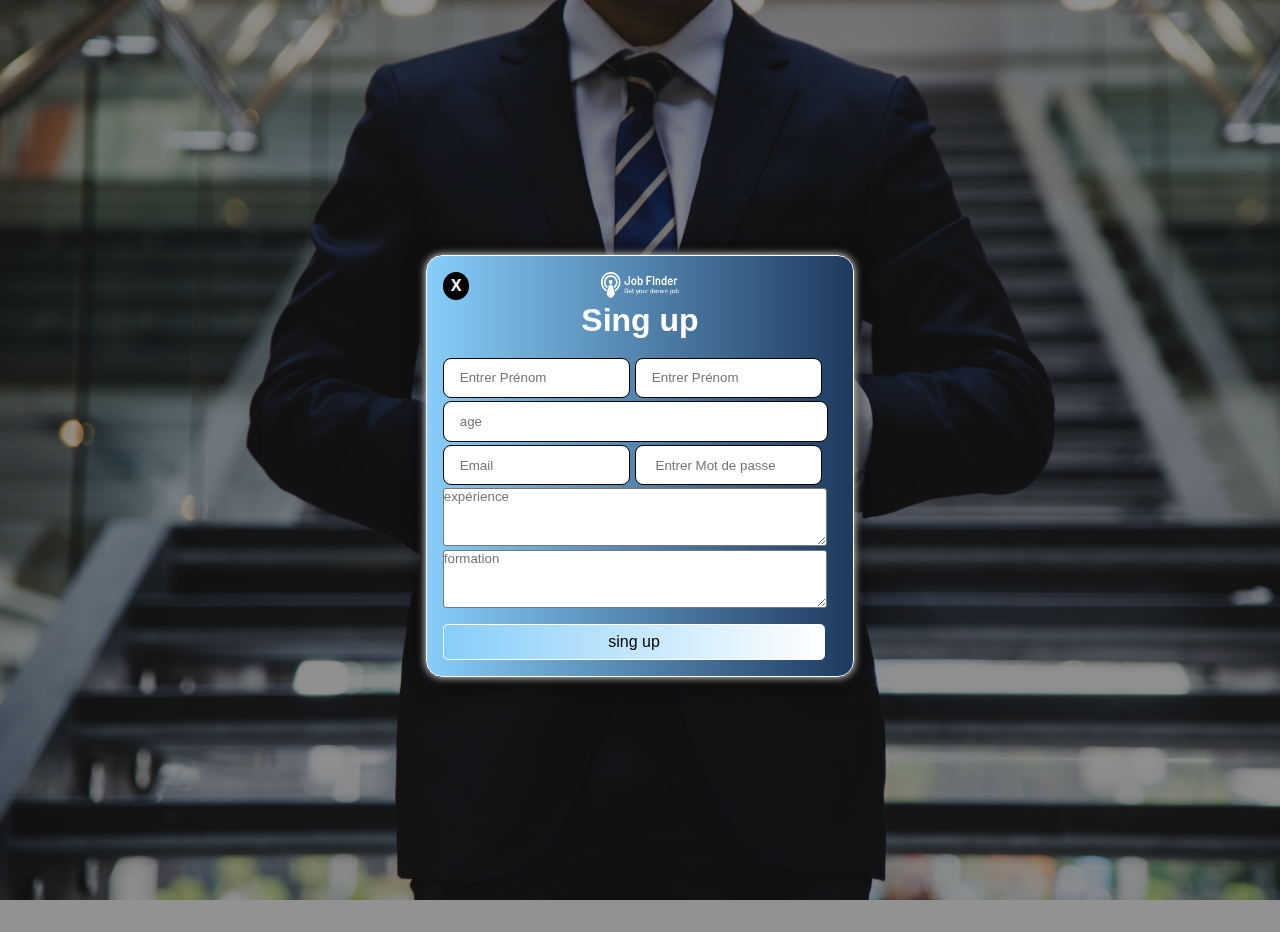
<file: candidat.html>
<!DOCTYPE html>
<html lang="en">
<head>
    <meta charset="UTF-8">
    <meta name="viewport" content="width=device-width, initial-scale=1.0">
    <title>sing-up Find job</title>
    <link rel="stylesheet" href="style/sing-up.css">

</head>
<body>
    <div class="container-sing-up">
        <div class="content-sing-up">
            <div class="center-s">
        <a href="index.html" class="back">X</a>
            <img src="images/logo2_footer.png" alt="logo" class="sing-up-img">
            <h1 class="sing-h1">Sing up </h1>
            </div>
            <div class="form">
                <form action="index.php" method="post">
                 
                    <input type="nom" id="f-1" required maxlength="10" placeholder="Entrer Prénom">
                    <input type="nom"  id="f-2" required maxlength="10" placeholder="Entrer Prénom">
                    <input type="tel"  id="f-3" required placeholder="age"  maxlength="2">
                     <input type="email"  id="f-4" required placeholder="Email">
                     <input type="password"  id="f-5" required placeholder=" Entrer Mot de passe" maxlength="9">
                    <textarea name="expérience" id="expérience" required placeholder="expérience"></textarea>
                    <textarea name="formation" id="formation" required placeholder="formation"></textarea>
                      <input class="btn-sing" type="submit" value="sing up" >
                </form>
            </div>
        </div>
    </div>
</body>
</html>
</file>
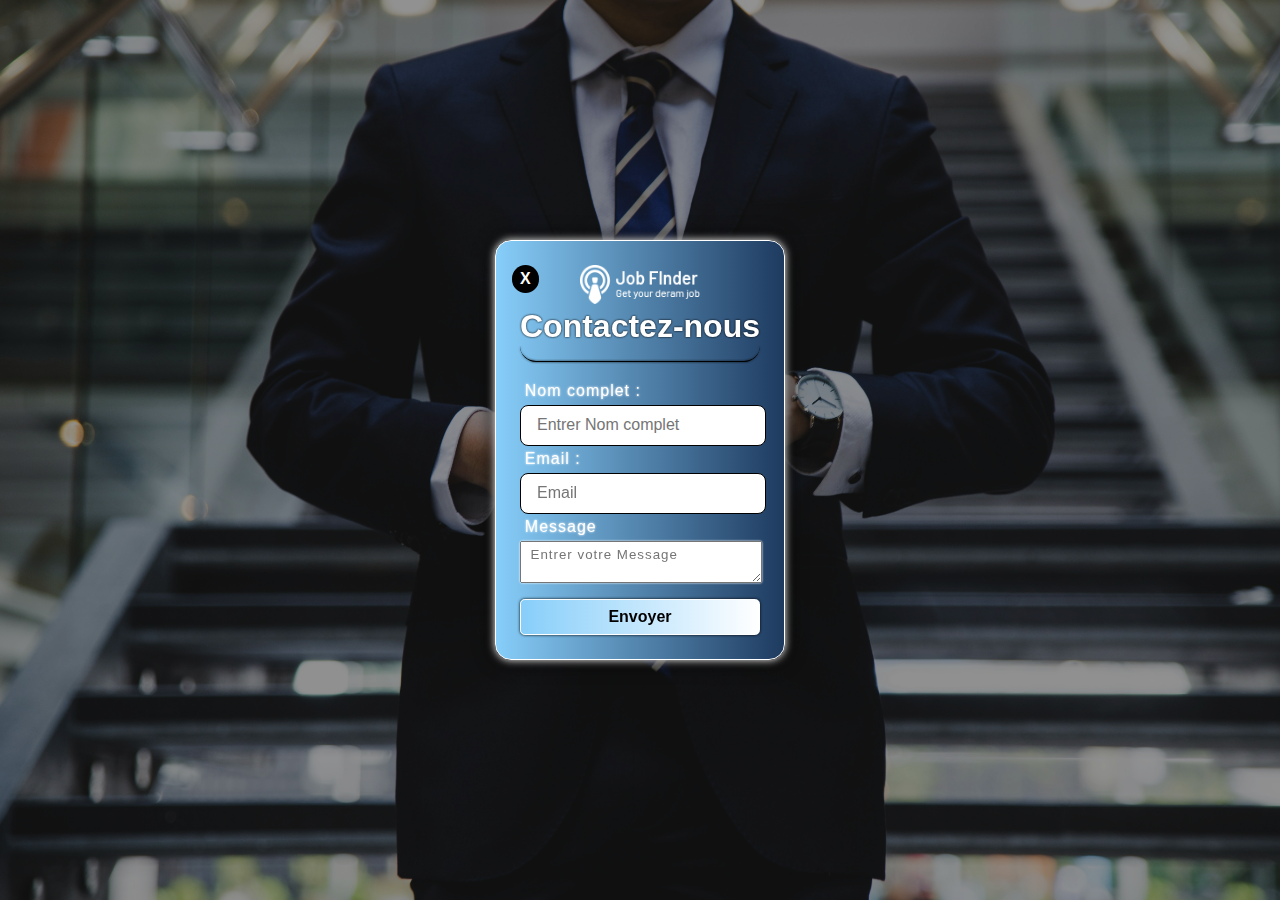
<file: contact.html>
<!DOCTYPE html>
<html lang="en">
<head>
    <meta charset="UTF-8">
    <meta name="viewport" content="width=device-width, initial-scale=1.0">
    <title>Contact Us</title>
    <link rel="stylesheet" href="style/contact.css">
</head>
<body>
    <div class="container-contact-us">
        <div class="content-Us">
            <a href="index.html" class="back">X</a>
            <img src="images/logo2_footer.png" alt="logo" class="sing-up-img">
            <h1 class="sing-h1">Contactez-nous</h1>
            <form action="index.php" method="post" class="form-us">
                <label for="Full name">Nom complet :</label>
                <input type="Full Name" required minlength="12" placeholder="Entrer Nom complet">
                <label for="Email">Email :</label>
                <input type="email" required placeholder="Email">
                <label for="Message">Message</label>
                <textarea name="Message" id="ms" required placeholder=" Entrer votre Message"></textarea>
                <input class="sd-input" type="submit" value="Envoyer">
            </form>
        </div>
    </div>
</body>
</html>
</file>
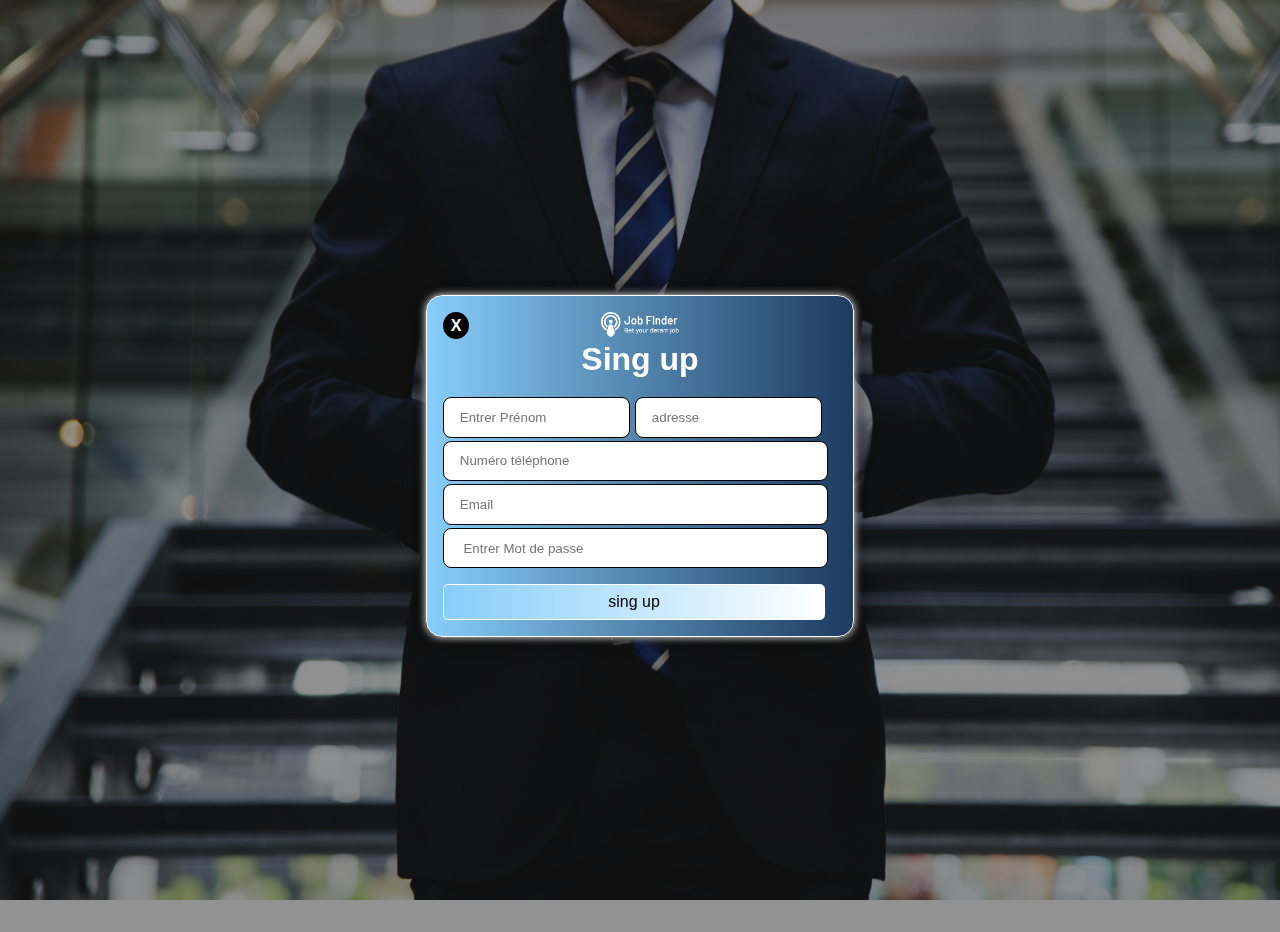
<file: demandeur.html>
<!DOCTYPE html>
<html lang="en">
<head>
    <meta charset="UTF-8">
    <meta name="viewport" content="width=device-width, initial-scale=1.0">
    <title>sing-up Find job</title>
    <link rel="stylesheet" href="style/sing-up.css">

</head>
<body>
    <div class="container-sing-up">
        <div class="content-sing-up">
            <div class="center-s">
        <a href="index.html" class="back">X</a>
            <img src="images/logo2_footer.png" alt="logo" class="sing-up-img">
            <h1 class="sing-h1">Sing up </h1>
            </div>
           <div class="form">
                <form action="index.php" method="post">
                    <input type="nom" required maxlength="20" placeholder="Entrer Prénom">
                    <input type="adresse" required placeholder="adresse">
                    <input type="tel" id="f-3" placeholder="Numéro téléphone" pattern="[0-10]" required maxlength="10">
                     <input type="email"id="f-3" required placeholder="Email">
                     <input type="password" id="f-3" required placeholder=" Entrer Mot de passe" maxlength="9">
                     <input class="btn-sing" type="submit" value="sing up" >
                </form>
            </div>
        </div>
    </div>
</body>
</html>
</file>
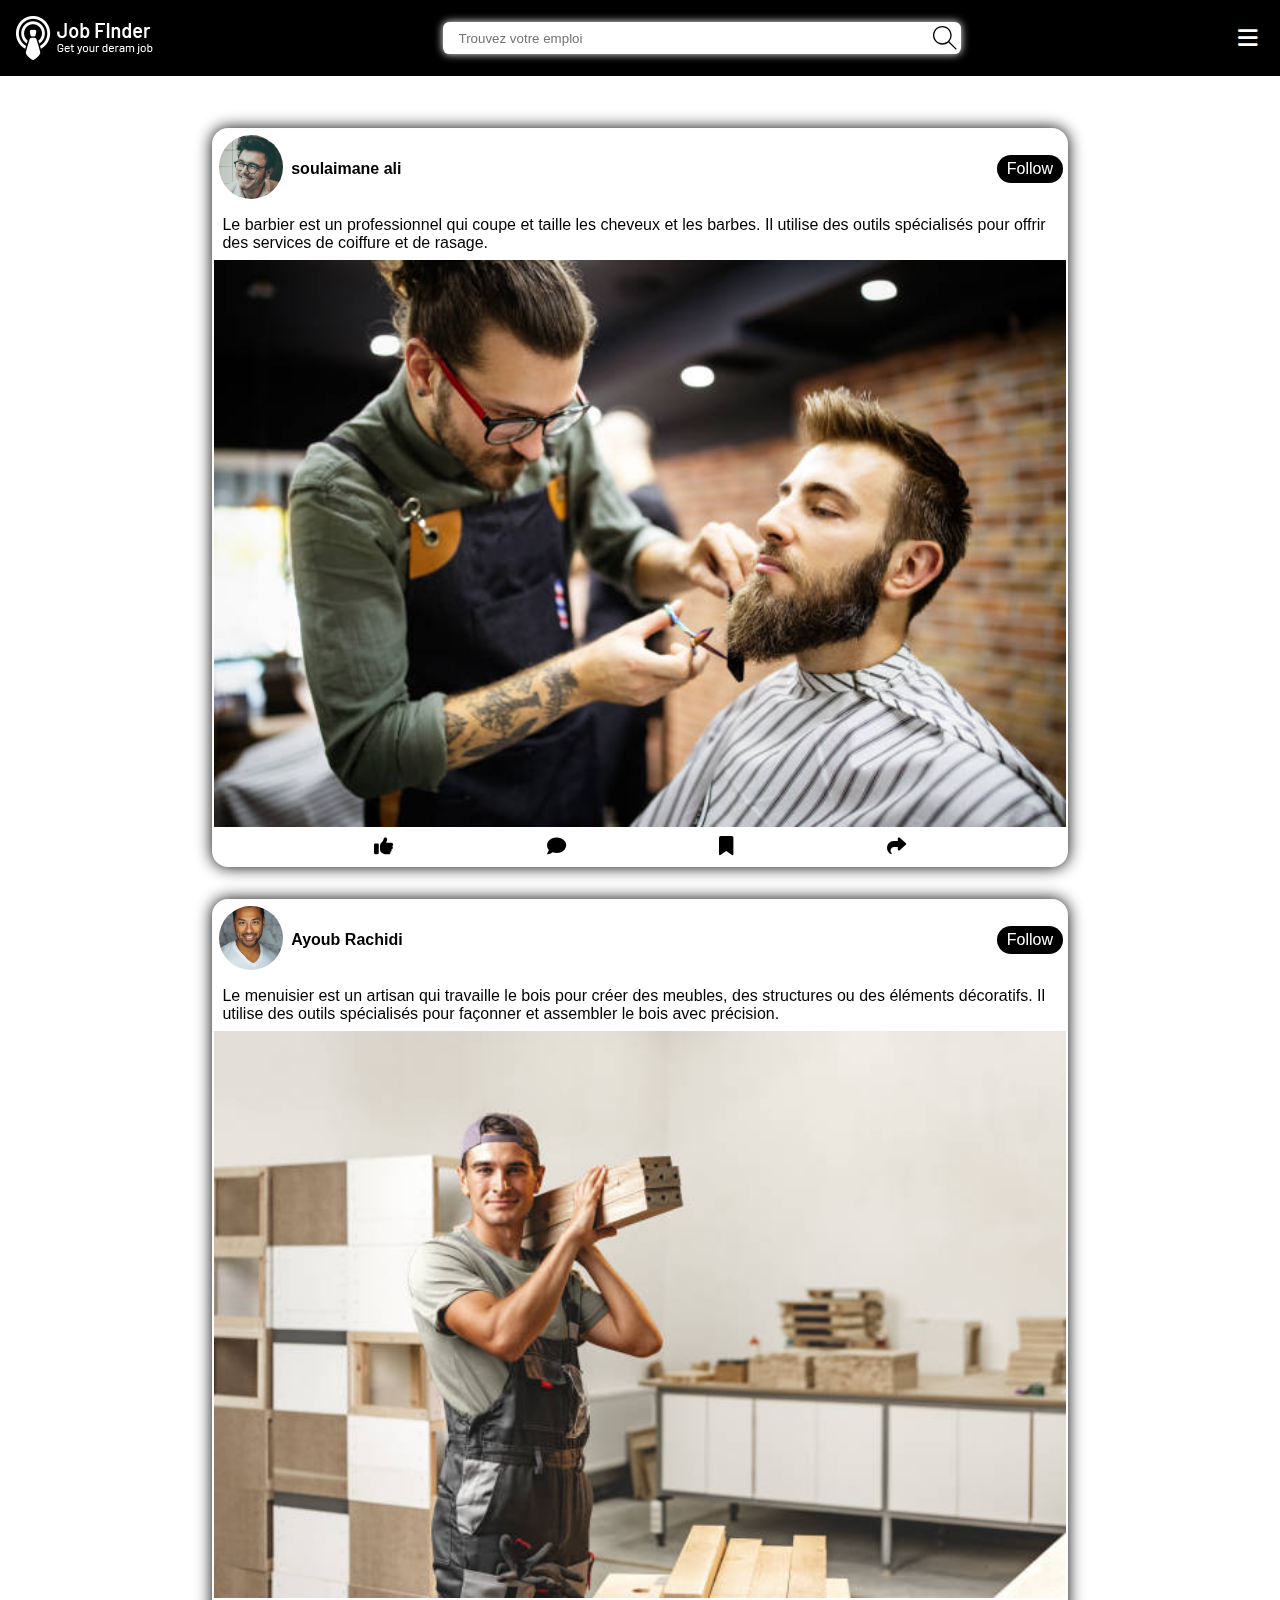
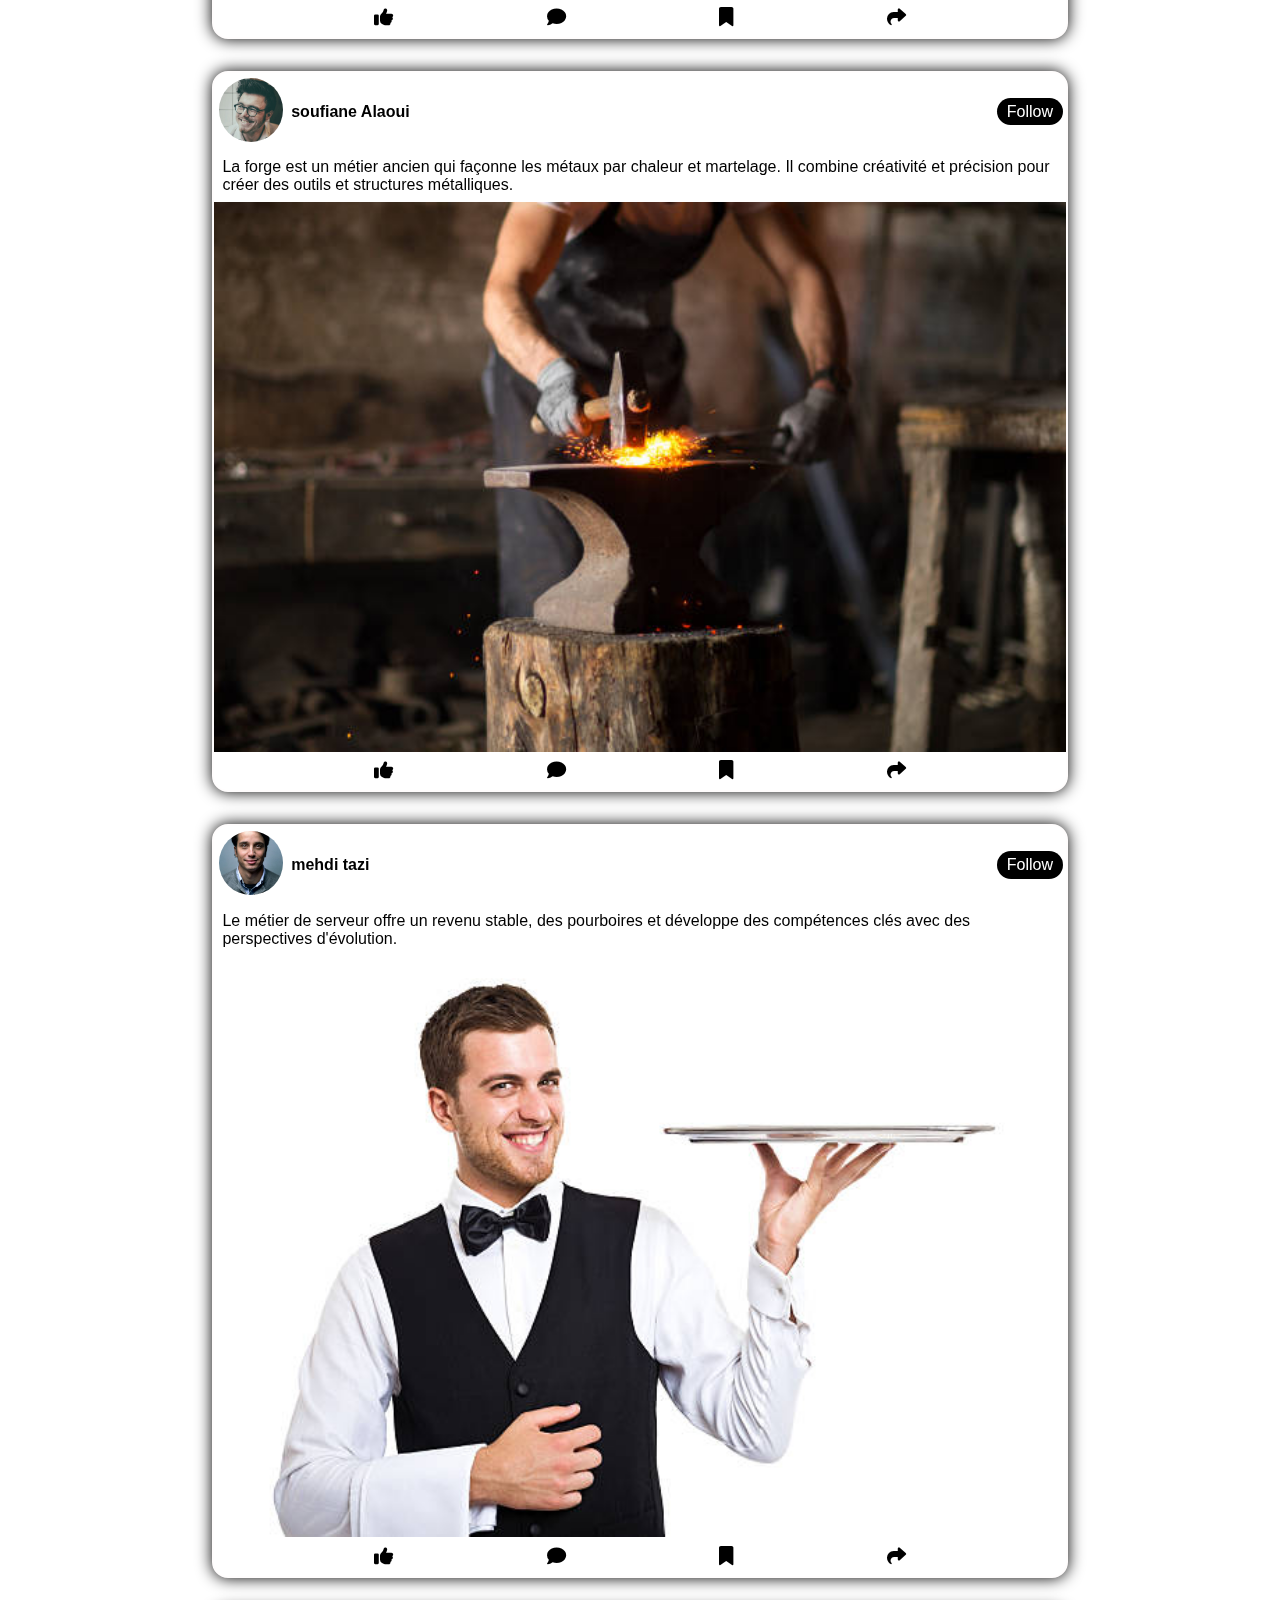
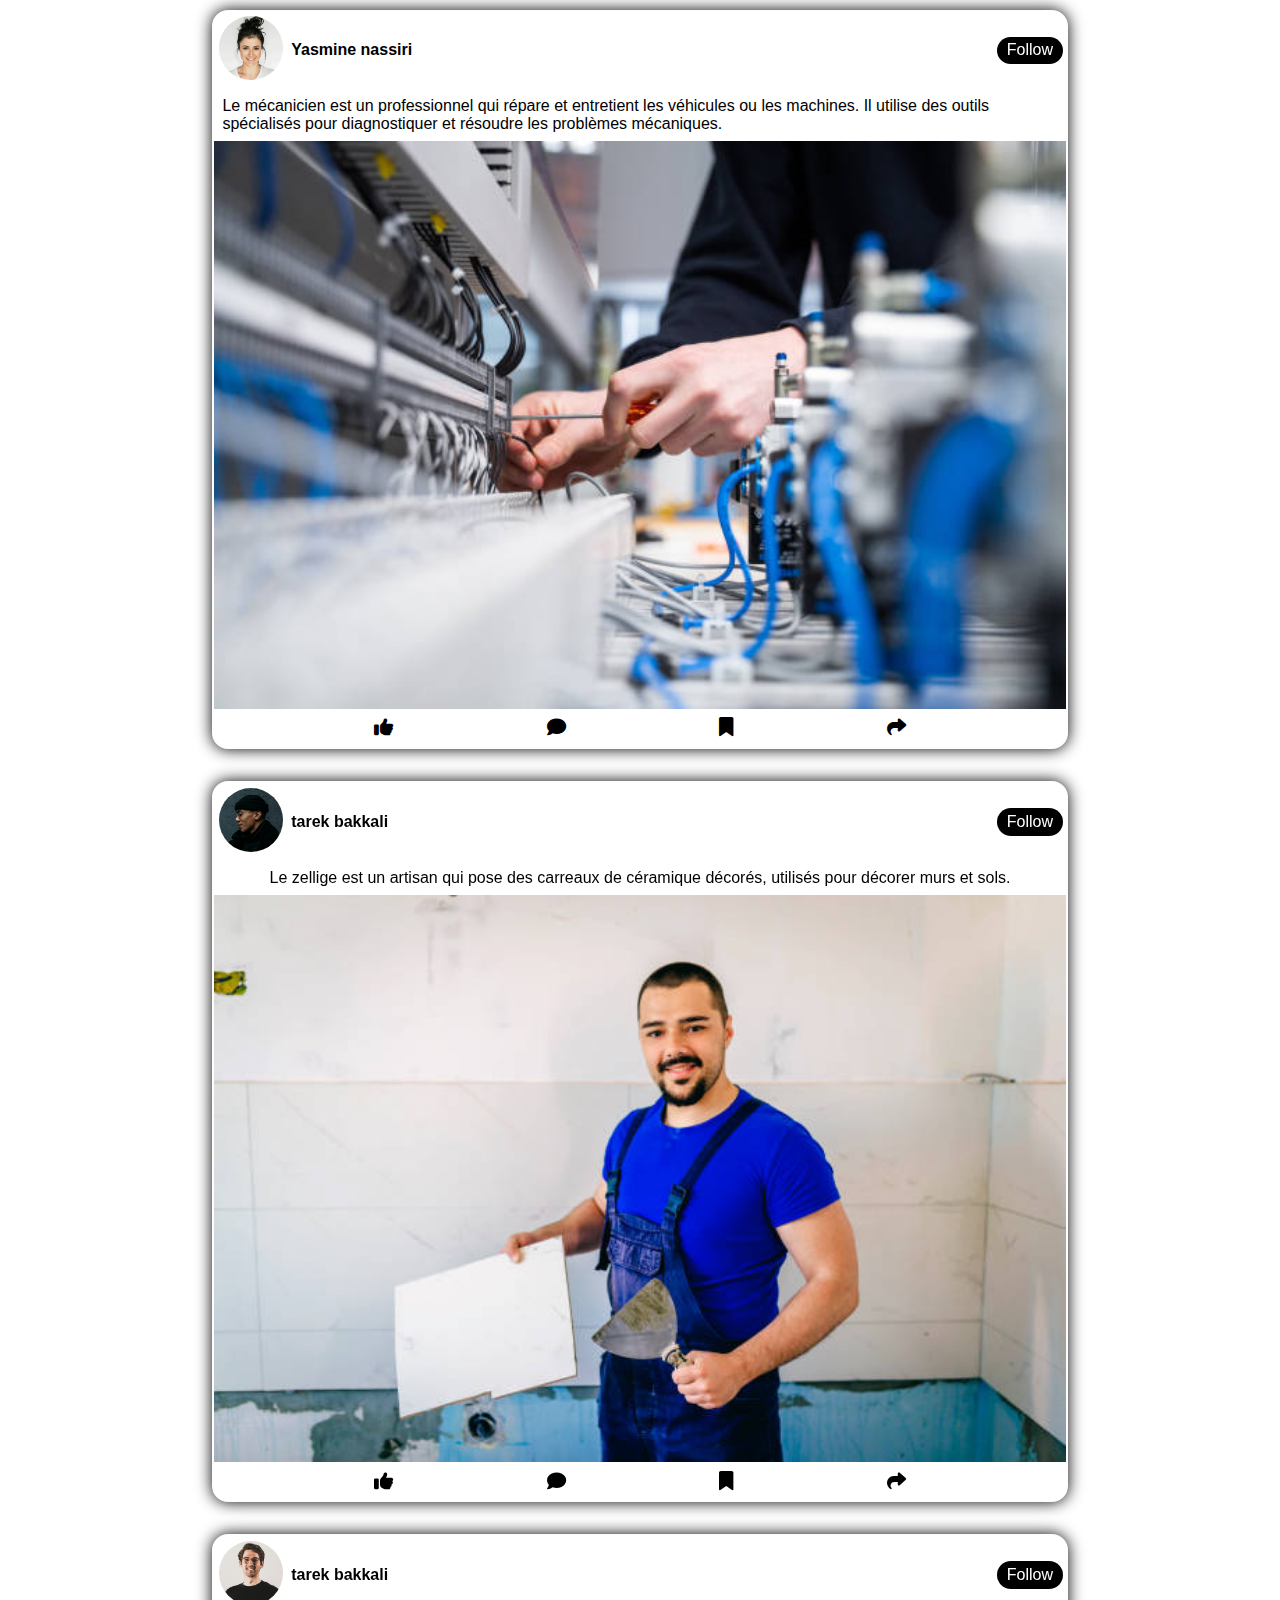
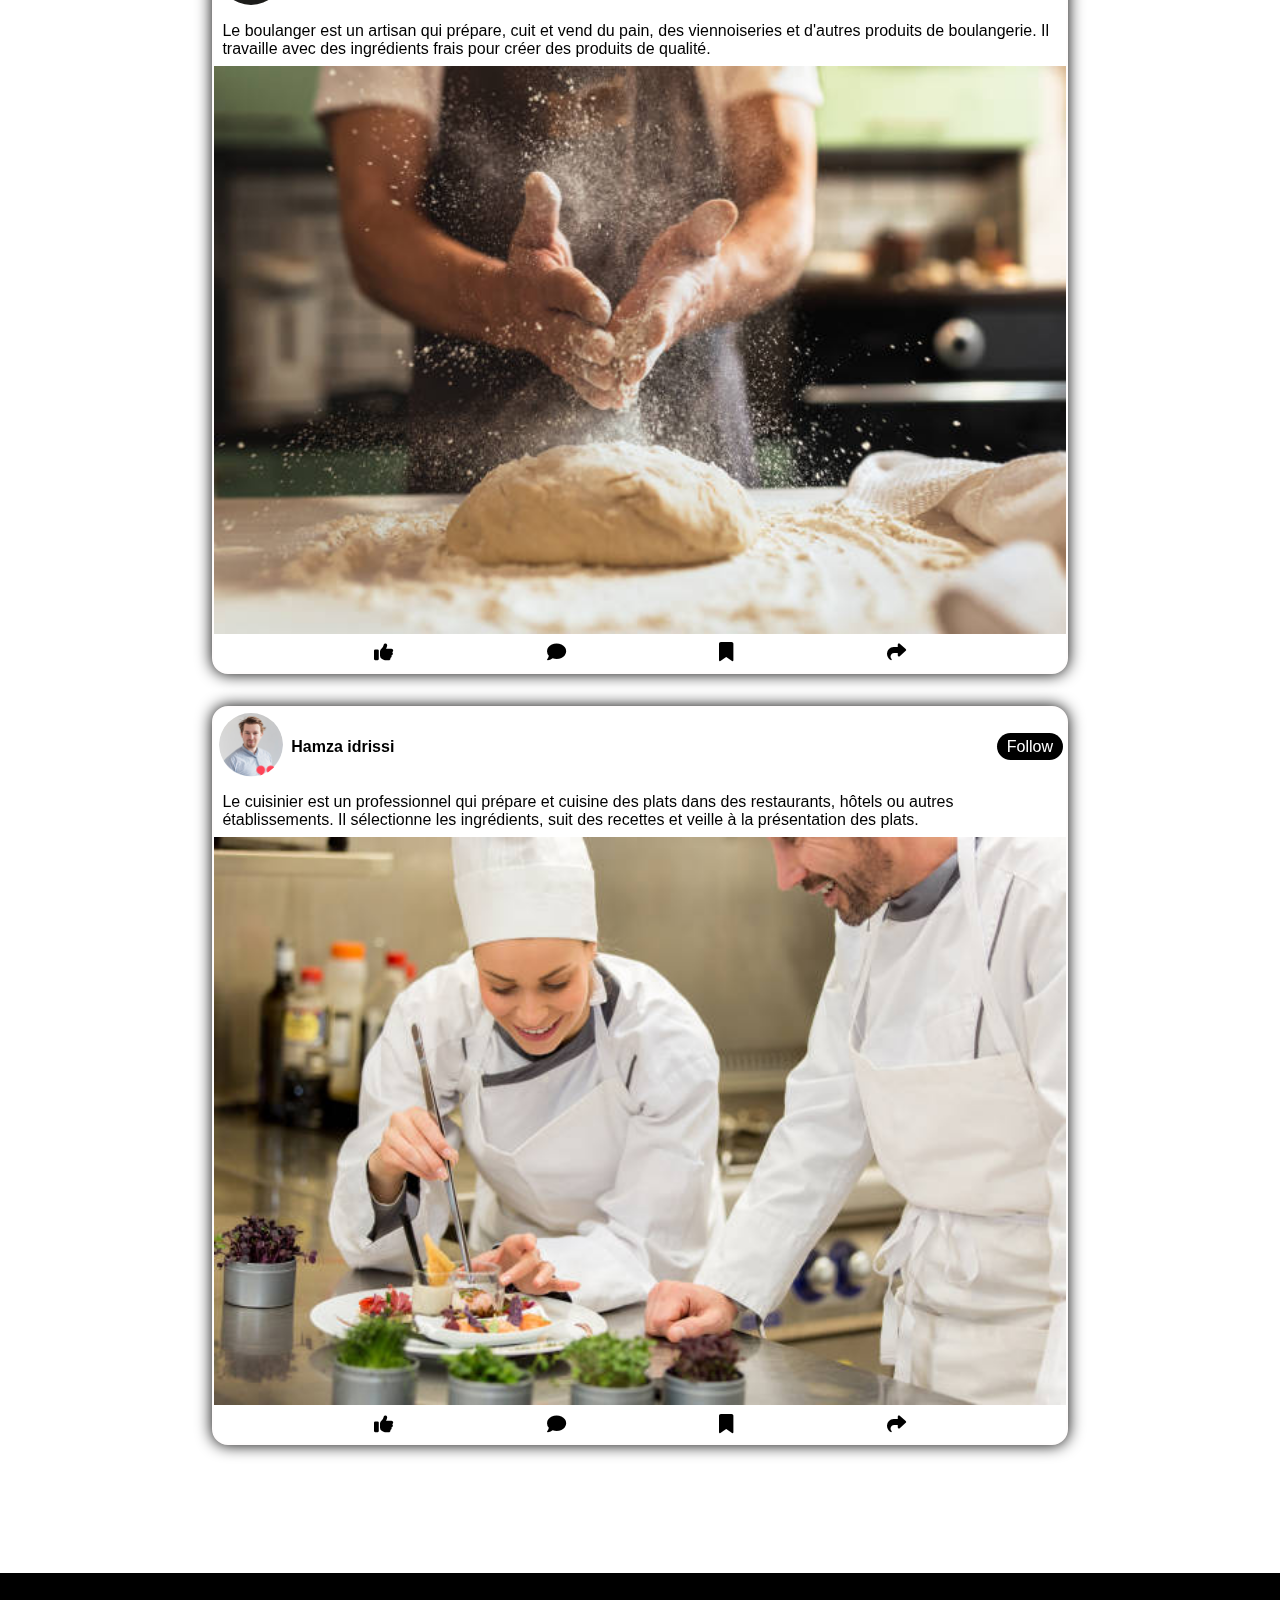
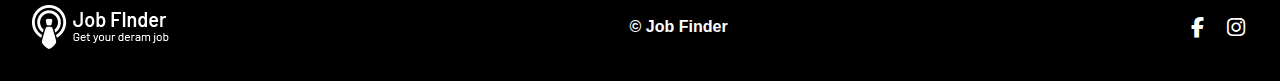
<file: job.html>
<!DOCTYPE html>
<html lang="en">
<head>
    <meta charset="UTF-8">
    <meta name="viewport" content="width=device-width, initial-scale=1.0">
    <title>Document</title>
    <link rel="stylesheet" href="style/footer.css">
    <link rel="stylesheet" href="style/job.css">
     <link rel="stylesheet" href="https://cdnjs.cloudflare.com/ajax/libs/font-awesome/6.7.2/css/all.min.css" integrity="sha512-Evv84Mr4kqVGRNSgIGL/F/aIDqQb7xQ2vcrdIwxfjThSH8CSR7PBEakCr51Ck+w+/U6swU2Im1vVX0SVk9ABhg==" crossorigin="anonymous" referrerpolicy="no-referrer" />
</head>
<body>
<header class="header-job">
     <img src="images/logo2_footer.png" alt="" class=".job-logo">
      <div class="serch-jb">
         <input type="text" placeholder="Trouvez votre emploi" class="search">
         <button class="btn-search"><img src="images/search.svg" alt="" class="search-img"></button>
       </div>
        <nav>
           <div class="menu-jb">
                <ul class="ul-jb"> 
                <li ><a href="index.html" class="a-hd">Accueil</a></li>
                <li ><a href="contact.html" class="a-hd">Contactez-nous</a></li>
                <li ><a href="aboutus.html" class="a-hd">A Propos de nous </a></li>
                 <li ><a href="post.html" class="a-hd">publier un emploi </a></li>
                <li ><a href="job.html" class="a-hd">Touve un emploi</a></li>
                <div class="sing-in">
               <a href="#" class="btn-1">Sing up</a>
                <div class="dem-can">
                   <a href="candidat.html" class="btn-2">candidat</a>
                    <a href="demandeur.html" class="btn-2">demandeur</a>
                </div>
                </div>
                <a href="login.html" class="btn-1">Login</a>
            </ul>
        
          <button class="open-jb"><i class="fa-solid fa-bars"></i></button>
           </div>
                   
        </nav>
         
   </header>
    <section>
       <div class="container-jobs">
     <div class="content-jobs">
      <div class="con-profile">
       <div class="cen-pr">
         <a href="profile.html"><img src="images/5911285037515523840_121.jpg" loading="lazy" alt="" class="img-prof"></a>
        <p class="name-pr">soulaimane ali</p>
        </div>
         <a href="#" class="plus-a">Follow</a>
      </div>
       <div class="con-sec">
        <p class="p-con-sec">Le barbier est un professionnel qui coupe et taille les cheveux et les barbes. Il utilise des outils spécialisés pour offrir des services de coiffure et de rasage.</p>
        <img src="images/istockphoto-1220522856-612x612.jpg" loading="lazy" alt="" class="img-sec-con">
        </div>
         <div class="button-pr">
           <button ><i class="fa-solid fa-thumbs-up"></i></button>
           <button ><i class="fa-solid fa-comment"></i></button>
           <button ><i class="fa-solid fa-bookmark"></i></button>
           <button ><i class="fa-solid fa-share"></i></button>
         </div>
         </div>
         <div class="content-jobs">
      <div class="con-profile">
       <div class="cen-pr">
       <a href="profile"> <img src="images/5911285037515523843_121.jpg"loading="lazy" alt="" class="img-prof"></a>
        <p class="name-pr">Ayoub Rachidi</p>
        </div>
         <a href="#" class="plus-a">Follow</a>
      </div>
       <div class="con-sec">
        <p class="p-con-sec">Le menuisier est un artisan qui travaille le bois pour créer des meubles, des structures ou des éléments décoratifs. Il utilise des outils spécialisés pour façonner et assembler le bois avec précision.</p>
        <img src="images/istockphoto-1636009574-612x612.jpg"loading="lazy" alt="" class="img-sec-con">
        </div>
         <div class="button-pr">
           <button ><i class="fa-solid fa-thumbs-up"></i></button>
           <button ><i class="fa-solid fa-comment"></i></button>
           <button ><i class="fa-solid fa-bookmark"></i></button>
           <button ><i class="fa-solid fa-share"></i></button>
         </div>
         </div>
         <div class="content-jobs">
      <div class="con-profile">
       <div class="cen-pr">
        <a href="profile"> <img src="images/5911285037515523840_121.jpg" loading="lazy" alt="" class="img-prof"></a>
        <p class="name-pr">soufiane Alaoui</p>
        </div>
         <a href="#" class="plus-a">Follow</a>
      </div>
       <div class="con-sec">
        <p class="p-con-sec">La forge est un métier ancien qui façonne les métaux par chaleur et martelage. Il combine créativité et précision pour créer des outils et structures métalliques.</p>
        <img src="images/istockphoto-1155050768-612x612.jpg" loading="lazy" alt="" class="img-sec-con">
        </div>
         <div class="button-pr">
           <button ><i class="fa-solid fa-thumbs-up"></i></button>
           <button ><i class="fa-solid fa-comment"></i></button>
           <button ><i class="fa-solid fa-bookmark"></i></button>
           <button ><i class="fa-solid fa-share"></i></button>
         </div>
         </div>
           <div class="content-jobs">
      <div class="con-profile">
       <div class="cen-pr">
        <a href="profile"> <img src="images/5911285037515523842_121.jpg" loading="lazy" alt="" class="img-prof"></a>
        <p class="name-pr">mehdi tazi</p>
        </div>
         <a href="#" class="plus-a">Follow</a>
      </div>
       <div class="con-sec">
        <p class="p-con-sec">Le métier de serveur offre un revenu stable, des pourboires et développe des compétences clés avec des perspectives d'évolution.</p>
        <img src="images/istockphoto-453525779-612x612.jpg" loading="lazy" alt="" class="img-sec-con">
        </div>
         <div class="button-pr">
           <button ><i class="fa-solid fa-thumbs-up"></i></button>
           <button ><i class="fa-solid fa-comment"></i></button>
           <button ><i class="fa-solid fa-bookmark"></i></button>
           <button ><i class="fa-solid fa-share"></i></button>
         </div>
         </div>
          <div class="content-jobs">
      <div class="con-profile">
       <div class="cen-pr">
        <a href="profile"> <img src="images/5911285037515523841_121.jpg" loading="lazy" alt="" class="img-prof"></a>
        <p class="name-pr">Yasmine nassiri</p>
        </div>
         <a href="#" class="plus-a">Follow</a>
      </div>
       <div class="con-sec">
        <p class="p-con-sec">Le mécanicien est un professionnel qui répare et entretient les véhicules ou les machines. Il utilise des outils spécialisés pour diagnostiquer et résoudre les problèmes mécaniques.</p>
        <img src="images/istockphoto-2148275696-612x612.jpg" alt="" loading="lazy" class="img-sec-con">
        </div>
         <div class="button-pr">
           <button ><i class="fa-solid fa-thumbs-up"></i></button>
           <button ><i class="fa-solid fa-comment"></i></button>
           <button ><i class="fa-solid fa-bookmark"></i></button>
           <button ><i class="fa-solid fa-share"></i></button>
         </div>
         </div>
           <div class="content-jobs">
      <div class="con-profile">
       <div class="cen-pr">
        <a href="profile"> <img src="images/charlesdeluvio-kVg2DQTAK7c-unsplash.jpg" loading="lazy" alt="" class="img-prof"></a>
        <p class="name-pr">tarek bakkali</p>
        </div>
         <a href="#" class="plus-a">Follow</a>
      </div>
       <div class="con-sec">
        <p class="p-con-sec">Le zellige est un artisan qui pose des carreaux de céramique décorés, utilisés pour décorer murs et sols.</p>
        <img src="images/istockphoto-1318489829-612x612.jpg" loading="lazy" alt="" class="img-sec-con">
        </div>
         <div class="button-pr">
           <button ><i class="fa-solid fa-thumbs-up"></i></button>
           <button ><i class="fa-solid fa-comment"></i></button>
           <button ><i class="fa-solid fa-bookmark"></i></button>
           <button ><i class="fa-solid fa-share"></i></button>
         </div>
         </div>
          <div class="content-jobs">
      <div class="con-profile">
       <div class="cen-pr">
        <a href="profile"> <img src="images/alexander-hipp-iEEBWgY_6lA-unsplash.jpg" loading="lazy" alt="" class="img-prof"></a>
        <p class="name-pr">tarek bakkali</p>
        </div>
         <a href="#" class="plus-a">Follow</a>
      </div>
       <div class="con-sec">
        <p class="p-con-sec">Le boulanger est un artisan qui prépare, cuit et vend du pain, des viennoiseries et d'autres produits de boulangerie. Il travaille avec des ingrédients frais pour créer des produits de qualité.</p>
        <img src="images/istockphoto-1370529871-612x612.jpg" loading="lazy" alt="" class="img-sec-con">
        </div>
         <div class="button-pr">
           <button ><i class="fa-solid fa-thumbs-up"></i></button>
           <button ><i class="fa-solid fa-comment"></i></button>
           <button ><i class="fa-solid fa-bookmark"></i></button>
           <button ><i class="fa-solid fa-share"></i></button>
         </div>
         </div>
          <div class="content-jobs">
      <div class="con-profile">
       <div class="cen-pr">
        <a href="profile"> <img src="images/testimonial-founder.png" loading="lazy" alt="" class="img-prof"></a>
        <p class="name-pr">Hamza idrissi</p>
        </div>
         <a href="#" class="plus-a">Follow</a>
      </div>
       <div class="con-sec">
        <p class="p-con-sec">Le cuisinier est un professionnel qui prépare et cuisine des plats dans des restaurants, hôtels ou autres établissements. Il sélectionne les ingrédients, suit des recettes et veille à la présentation des plats.</p>
        <img src="images/istockphoto-677682900-612x612.jpg" loading="lazy" alt="" class="img-sec-con">
        </div>
         <div class="button-pr">
           <button ><i class="fa-solid fa-thumbs-up"></i></button>
           <button ><i class="fa-solid fa-comment"></i></button>
           <button ><i class="fa-solid fa-bookmark"></i></button>
           <button ><i class="fa-solid fa-share"></i></button>
         </div>
         </div>
    </div>
    </section>
     <footer>
    <div class="container-footer">
    <div class="content-footer">
      <img src="images/logo2_footer.png" loading="lazy" alt="" class="img-footer">
      <p class="p-ft">&copy; Job Finder</p>
          <ul class="icon">
             <li><i class="fa-brands fa-facebook-f"></i></li>
            <li> <i class="fa-brands fa-instagram"></i></li>
            </ul>
    </div>
    </div>
   </footer>
</body>
</html>
</file>
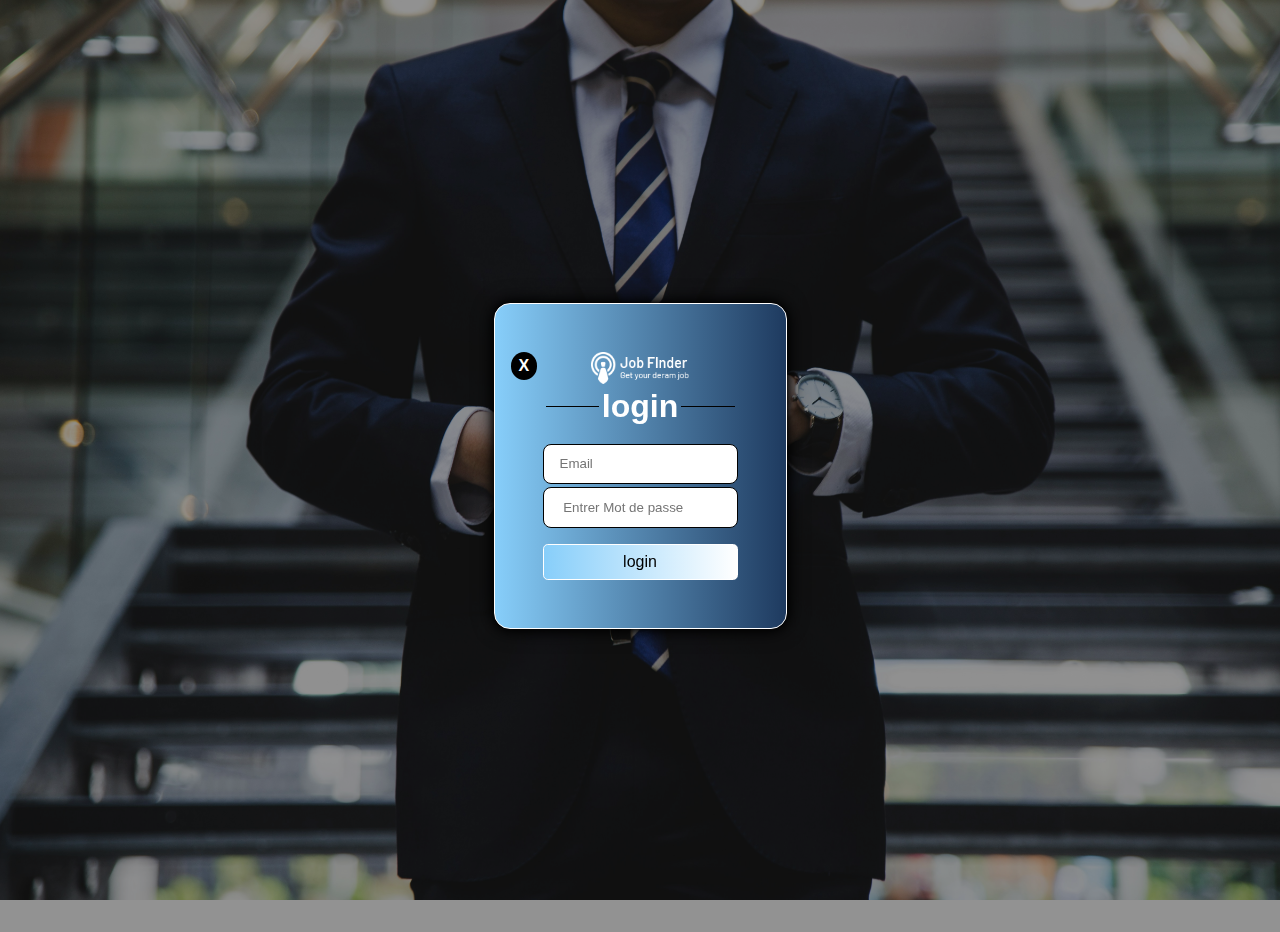
<file: login.html>
<!DOCTYPE html>
<html lang="en">
<head>
    <meta charset="UTF-8">
    <meta name="viewport" content="width=device-width, initial-scale=1.0">
    <title>login Find job</title>
    <link rel="stylesheet" href="style/login.css">

</head>
<body>
    <div class="container-sing-up">
        <div class="content-sing-up">
            <div class="center-s">
        <a href="index.html" class="back">X</a>
            <img src="images/logo2_footer.png" alt="logo" class="sing-up-img">
            <h1 class="sing-h1">login </h1>
            </div>
           <div class="form">
                <form action="index.php" method="post">
                     <input type="email"id="f-3" required placeholder="Email">
                     <input type="password" id="f-3" required placeholder=" Entrer Mot de passe" maxlength="9">
                     <input class="btn-sing" type="submit" value="login" >
                </form>
            </div>
        </div>
    </div>
</body>
</html>
</file>
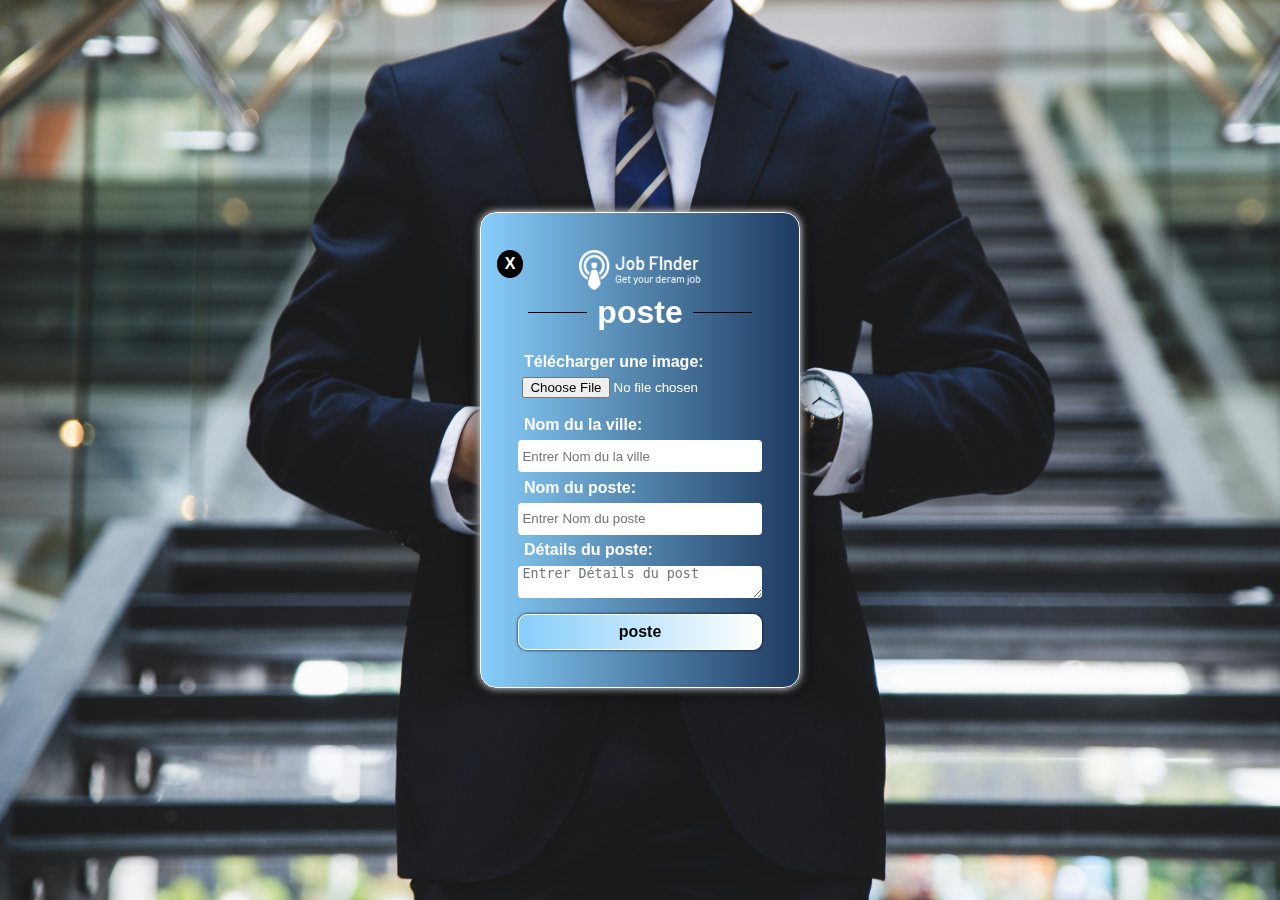
<file: post.html>
<!DOCTYPE html>
<html lang="en">
<head>
    <meta charset="UTF-8">
    <link rel="stylesheet" href="style/post.css">
    <meta name="viewport" content="width=device-width, initial-scale=1.0">
    <title>Post a Job</title>
</head>
<body>
  <div class="container-post">
    <div class="content-post">
        <a href="index.html" >X</a>
            <img src="images/logo2_footer.png" alt="logo">
            <h1>poste</h1>
    <form id="job-form">
        <label>Télécharger une image:</label>
        <input type="file" id="job-image" accept="image/*" required>

        <label>Nom du la ville:</label>
        <input type="text" id="city-name" placeholder="Entrer Nom du la ville"  required>

        <label>Nom du poste:</label>
        <input type="text" id="job-title" placeholder="Entrer Nom du poste" required>

        <label>Détails du poste:</label>
        <textarea  id="job-description" placeholder="Entrer Détails du post" required></textarea>
        <input class="btn-post" type="submit" value="poste">
     
       
    </form>
    </div>
    </div>

</body>
</html>
</file>
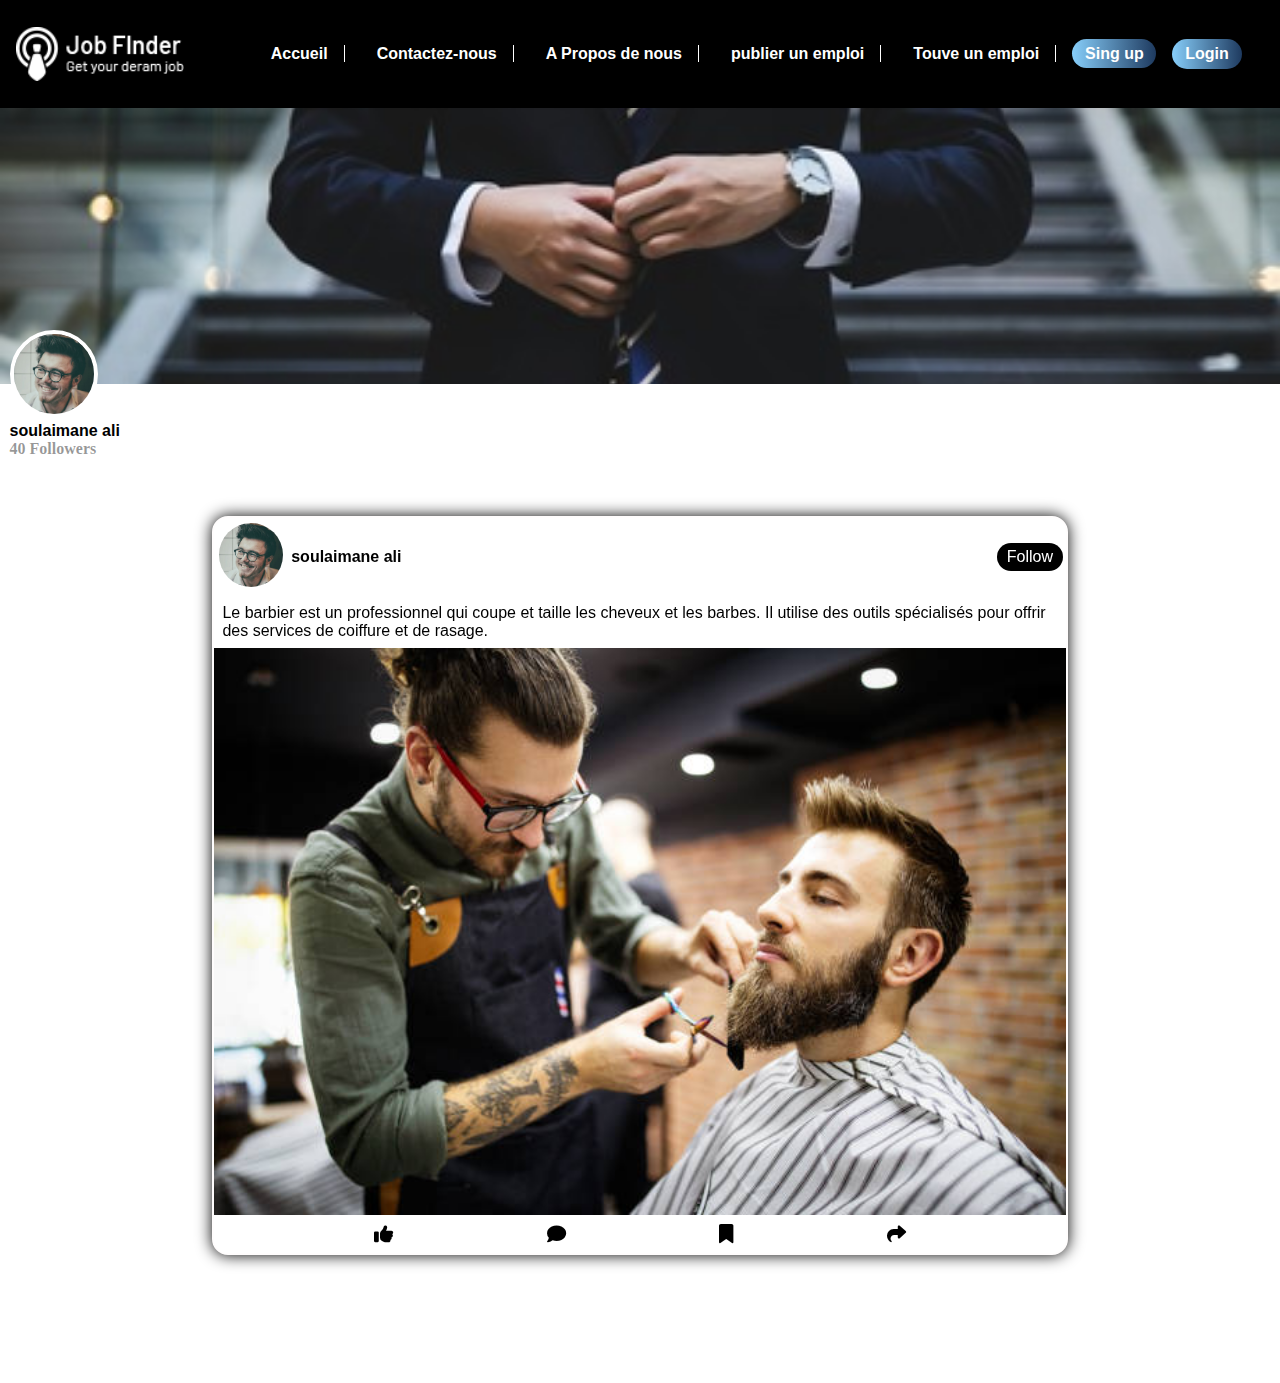
<file: profile.html>
<!DOCTYPE html>
<html lang="en">
<head>
    <meta charset="UTF-8">
    <meta name="viewport" content="width=device-width, initial-scale=1.0">
    <title>Document</title>
    <link rel="stylesheet" href="style/job.css">
    <link rel="stylesheet" href="style/profile.css">
     <link rel="stylesheet" href="https://cdnjs.cloudflare.com/ajax/libs/font-awesome/6.7.2/css/all.min.css" integrity="sha512-Evv84Mr4kqVGRNSgIGL/F/aIDqQb7xQ2vcrdIwxfjThSH8CSR7PBEakCr51Ck+w+/U6swU2Im1vVX0SVk9ABhg==" crossorigin="anonymous" referrerpolicy="no-referrer" />
</head>
<body>
   <header class="hd-con">
     <img src="images/logo2_footer.png" alt="" class="logo">
        <nav>
           <div class="menu">
                <ul class="ul-1"> 
                <li ><a href="index.html" class="a-1">Accueil</a></li>
                <li ><a href="contact.html" class="a-1">Contactez-nous</a></li>
                <li ><a href="aboutus.html" class="a-1">A Propos de nous </a></li>
                 <li ><a href="post.html" class="a-1">publier un emploi </a></li>
                <li ><a href="job.html" class="a-1">Touve un emploi</a></li>
                <div class="sing-in">
                                   <a href="#" class="btn-1">Sing up</a>
                <div class="dem-can">
                   <a href="candidat.html" class="btn-2">candidat</a>
                    <a href="demandeur.html" class="btn-2">demandeur</a>
                </div>
                </div>
                <a href="login.html" class="btn-1">Login</a>
            </ul>
        
          <button class="open"><i class="fa-solid fa-bars"></i></button>
           </div>
                   
        </nav>
         
   </header>
   <section>
    <div class="container-profile">
        <div class="content-pr">
    <div class="images-profile">
        <img src="images/background.jpg" alt="" class="img-p-1">
         <div class="p-profile">
            <img src="images/5911285037515523840_121.jpg" alt="" class="img-profile">
            <p>soulaimane ali</p>
            <p>40 Followers</p>
         </div>
    </div>
    </div>
    </div>

    <div class="container-jobs">
    
         <div class="content-jobs">
      <div class="con-profile">
       <div class="cen-pr">
         <a href="profile.html"><img src="images/5911285037515523840_121.jpg" loading="lazy" alt="" class="img-prof"></a>
        <p class="name-pr">soulaimane ali</p>
        </div>
         <a href="#" class="plus-a">Follow</a>
      </div>
       <div class="con-sec">
        <p class="p-con-sec">Le barbier est un professionnel qui coupe et taille les cheveux et les barbes. Il utilise des outils spécialisés pour offrir des services de coiffure et de rasage.</p>
        <img src="images/istockphoto-1220522856-612x612.jpg" loading="lazy" alt="" class="img-sec-con">
        </div>
         <div class="button-pr">
           <button ><i class="fa-solid fa-thumbs-up"></i></button>
           <button ><i class="fa-solid fa-comment"></i></button>
           <button ><i class="fa-solid fa-bookmark"></i></button>
           <button ><i class="fa-solid fa-share"></i></button>
         </div>
         </div>
         </div>
   </section>
</body>
</html>
</file>
<file: style/sing-up.css>
.sing-up-img{
    width: 50%;

}
*{
    margin: 0;
    padding: 0;
}
body{
  
  background-image: url(../images/hunters-race-MYbhN8KaaEc-unsplash.jpg); 
  background-position: center;
  background-attachment: fixed;
  background-size:cover; 
  background-repeat: no-repeat;
}
.sing-h1{
    display: flex;
   
    align-items: center;
    justify-content: center;
    font-weight: 900;
    color:#ffffff;
    padding-bottom: 1rem;
}
.sing-h1::after,.sing-h1::before{
    content: '';
    height: 1px;
   flex: 1;
   margin: 0 10px;
   
    background-color: black;
}
.content-sing-up{
    box-shadow: 0px 0px 9px white;
    filter: drop-shadow(0px 0px 9px);
    border: 1px solid white;
    border-radius: 1rem;
    font-family: Arial;
   padding: 1rem 1rem;
   display: flex;
   justify-content: center;
   align-items: center;
  
   flex-direction: column;
   position: relative;
   background:linear-gradient(to left,#1E3A5F,#87CEFA);
   
}
.center-s{
    text-align: center;
    align-items: center;
    justify-content: center;

}



.box-f{
  display: flex;
 gap: 0.40rem;
}
.box-1-l{
 color: white;
}
.content-sing-up input:not(.btn-sing,.box-1-i){
   padding-left: 1rem;
    height: 2.4rem;
    margin-top: 0.20rem;
    width: 43%;
    outline: none;
    border: 1px solid rgb(0, 0, 0);
    border-radius: 0.50rem;
}
input,textarea::placeholder{
font-family: Arial;

}

#f-3{
   
display: block;
 width: 93%;
   
}
#expérience,#formation{
    outline: none;
  width: 97%;
     margin-top: 0.20rem;
     height: 3.5rem;
    display: block;
    border-radius: 3px;
}






.container-sing-up{
    display: flex;
    padding: 1rem;
    height: 100vh;
    align-items: center;
    justify-content: center;
    background-color: rgba(4, 4, 4, 0.437);
}
.btn-sing{
    width: 97%;
    margin-top: 1rem;
    color: rgb(0, 0, 0);
     background:linear-gradient(to left,#ffffff,#87CEFA);
    border: 1px solid rgb(255, 255, 255);
    border-radius: 0.30rem;
    font-size: 1rem;
    padding: 0.50rem 1rem;
   
 
   

}
.back{
    transition: all 0.3s linear;
    color: white;
    position: absolute;
    left: 1rem;
    font-weight: bold;
    font-family: Arial;
    font-size: 1rem;
    text-decoration: none;
    padding: 0.30rem 0.50rem;
     border-radius: 50%;
   background-color: black;
}
.back:active{
    transform: rotate(180deg);
}
</file>
<file: style/contact.css>
.sing-up-img{
    width: 50%;

}
*{
    margin: 0;
    padding: 0;
}
body{
  
  background-image: url(../images/hunters-race-MYbhN8KaaEc-unsplash.jpg); 
  background-position: center;
  background-attachment: fixed;
  background-size:cover; 
  background-repeat: no-repeat;
}
.sing-h1{
    border-radius: 1rem;
    padding-bottom: 1rem;
    border-bottom: 1px solid black;
    font-weight: 900;
    color:#ffffff;
    filter: drop-shadow(0px 0px 1px black );
}
.content-Us{
    box-shadow: 0px 0px 9px white;
    filter: drop-shadow(0px 0px 9px);
    display: block;
    border-radius: 1rem;
    font-family: Arial;
    border: 1px solid white;
   padding: clamp(1.3rem, -3rem + 16vw, 1.5rem);
   background:linear-gradient(to left,#1E3A5F,#87CEFA);
    align-items: center;
    text-align: center;
    justify-content: center;
}
.form-us{
    padding-top: 1rem;
}
.content-Us label ,#ms {
    display: block;
    color: white;
    letter-spacing: 1px;
    filter: drop-shadow(0px 0px 1px);
    text-align: start;
    padding: 0.30rem;
}
.content-Us input:not(.sd-input){
    display: block;
    padding-left: 1rem;
    height: 2.4rem;
    font-size: 1rem;
    width: 95%;
    outline: none;
    border: 1px solid black;
    border-radius: 0.50rem;
}

.container-contact-us{
    display: flex;
    height: 100vh;
    align-items: center;
    justify-content: center;
    background-color: rgba(4, 4, 4, 0.437);
}
.sd-input{
margin-top: 1rem;
    font-weight: 600;
    color: rgb(0, 0, 0);
     background:linear-gradient(to left,#ffffff,#87CEFA);
    border: 1px solid rgb(255, 255, 255);
    border-radius: 0.30rem;
    font-size: 1rem;
   width: 100%;
box-shadow: 0px 0px 3px black;
     padding: 0.50rem 1.3rem;
}
.back{
    transition: all 0.3s linear;
    color: white;
    position: absolute;
    left: 1rem;
    font-weight: bold;
    font-family: Arial;
    font-size: 1rem;
    text-decoration: none;
    padding: 0.30rem 0.50rem;
     border-radius: 1rem;
    background-color: black;
}
.back:active{
    transform: rotate(180deg);
}
#ms{
    width: 96%;
    font-family: Arial;
}
</file>
<file: style/footer.css>
.container-footer{
    padding:2rem;
background-color: black;
}
.content-footer{
    display: flex;
    align-items: center;
    flex-wrap: wrap;
    gap: 0.2rem;
    justify-content: space-between;
}

.a-2{
    color: white;
}
.ul-2{
    padding-left: 1rem;
    border-left: 1px solid white;
}
.icon i{
    font-size: 1.3rem;
   border-radius: 50%;
    padding: 0.20rem;
    color: white;
}
.icon{
    display: flex;
    gap: 1rem;
    align-items: center;
}
.p-ft{
    color: white;
    display: flex;
    align-items: center;
    font-family: Arial;
    font-weight: 600;
}
</file>
<file: style/job.css>
*{
    margin: 0;
    padding: 0;
}
.header-job{
    gap: 1rem;
    z-index: 1;
    position: fixed;
    left: 0;
    right: 0;
    display: flex;
    justify-content: space-between;
    align-items: center;
     padding: 1rem;
    background-color: rgb(0, 0, 0);
}
.search-img{
    height: 2rem;
    align-items: center;
    display: flex;
}

.btn-search{
   margin: -19px;
   border: none;
   border-radius: 0.40rem;
   background-color: rgb(255, 255, 255);
}
.serch-jb{
    width: 40%;
      filter: drop-shadow(0px 0px 4px white);
    align-items: center;
    display: flex;
}
.search{
    outline: none;
    flex: 1;
    width: 0;
    height: 2rem;
    border: none;
    border-radius: 0.40rem;
    padding-left: 1rem;
}
.job-logo{
    width: 7rem;
}
.ul-jb{
    color: white;
     display: none;
     transition: animation 1s linear;
     gap: 1rem;
     flex-direction: column;
       right: 0;
       top: 3.2rem;
        padding: 1.5rem;
        border-radius: 1rem;
    position: absolute;
    list-style: none;
    background-color: rgb(0, 0, 0);
}
.a-hd{
     padding:0rem 1rem;
      border-left: 1px solid rgb(255, 255, 255);
    color: rgb(255, 255, 255);
    font-family: Arial;
    border-radius: 1rem;
    text-decoration: none;
}
.a-hd:hover{
    opacity: 0.5;
}

.open-jb{
    padding: 0.40rem;
    display: flex;
    align-items: center;
  border: none;
  color: white;
  background-color: rgb(0, 0, 0);
  font-size: 1.4rem;
transition: transform 0.6s linear; 
}
.open-jb:hover{
      transform: rotate(90deg);
}
.btn-1{
   font-family: Arial;
    font-weight: 600;
    color: white;
    width: max-content;
    transition:all 0.3s linear;
    border-radius: 3rem;
    padding: 0.40rem 0.80rem;
    background:linear-gradient(to left,#1E3A5F,#87CEFA);
    text-decoration: none;
}

.btn-1:hover{
    opacity: 0.5;
}
.sing-in{
  position: relative;
}
.dem-can{
   padding: 1rem 2rem;

   border-radius: 1rem;
   top: 1.5rem;
   left: -2rem;
  position: absolute;
 display: none;
 gap: 0.40rem;
 flex-direction: column;
 transition: opacity 3s linear;
  background-color: #000000;
}
.sing-in:hover .dem-can{
  display: flex;
   animation: tran 0.8s linear;
}
.btn-2{
  padding-left: 1rem;
   border-radius: 1rem;
      border-right: 0;
      border-left: 1px solid rgb(255, 255, 255);
  font-family: Arial;
  font-weight: 600;
  text-decoration: none;
  color: rgb(255, 255, 255);
   transition: opacity 0.4s linear;
}
.btn-2:hover{
  opacity: 0.7;
 
}

.menu-jb:hover .ul-jb{
    display: flex;
   animation: tran 0.8s ease-in-out;
}
@keyframes tran {
    from{
    translate:11rem;
    }
    to{
        translate:0rem;
    }
}






.con-profile{
  display: flex;
 padding: 0.30rem;
 gap: 1rem;
 position: relative;
 align-items: center;
}
.con-profile img{
  width: 4rem;
  max-height: 4rem;
  border-radius: 50%;
  object-fit: cover;

}
.con-profile p{
  
  color: black;
  font-family: Arial;
  font-weight: bold;
  @media (width < 40rem){
    font-size: 0.80rem;
  }
}
.con-sec p{
  color: black;
  font-family: 'Franklin Gothic Medium', 'Arial Narrow', Arial, sans-serif;
}
.con-sec{
 
  display: flex;
  align-items: center;
  flex-direction: column;
}
.con-sec p{
  padding: 0.50rem;
}
.plus-a{
  position: absolute;
  color: white;
  right: 3px;
  border-radius: 1rem;
  font-family: Arial;
  padding: 0.30rem 0.60rem;
  text-decoration: none;
  background-color: black;
  @media (width < 40rem){
    font-size: 0.80rem;
  }
}
.button-pr{
  padding: 0.60rem;
  display: flex;
  gap: 0.20rem;
  justify-content: space-evenly;
}
.button-pr button{
  color: white;
  
  border: none;
  transition: opacity 0.4s linear;
   background-color: white;
 
} .button-pr i{
  font-size: 1.2rem;
  color: #000;
}
.button-pr button:hover {
 opacity: 0.7;
}
.container-jobs{
align-items: center;
display: flex;

padding:8rem 2rem ;
gap: 2rem;
flex-direction: column;
overflow: hidden;
flex-wrap: wrap;
  align-items: center;
  justify-content: center;
}
.cen-pr{
  display: flex;
  align-items: center;
  gap: 0.50rem;
}
.a-pr{
  border-radius: 2rem;
  font-family: Arial;
  filter: drop-shadow(0px 0px 4px);
  text-decoration: none;
  padding: 1rem;
  color: white;
  transition: all 0.3s linear;
  background-color: #000;
}
.a-pr:hover{
  opacity: 0.6;
}
.content-jobs{
 
  filter: drop-shadow(0px 0px 8px);
  border-radius: 1rem;
  display: flex;
 width: 70%;
  flex-direction: column;
 background-color: white;
  border: 2px solid rgb(255, 253, 253);
@media (width < 40rem) {
  width: 100%;
  
}
}
.con-sec img {
  width: 100%;
  object-fit: cover;
 
}
</file>
<file: style/login.css>
.sing-up-img{
    width: 50%;

}
*{
    margin: 0;
    padding: 0;
}
body{
  
  background-image: url(../images/hunters-race-MYbhN8KaaEc-unsplash.jpg); 
  background-position: center;
  background-attachment: fixed;
  background-size:cover; 
  background-repeat: no-repeat;
}
.sing-h1{
    display: flex;
   
    align-items: center;
    justify-content: center;
    font-weight: 900;
    color:#ffffff;
    padding-bottom: 1rem;
}
.sing-h1::after,.sing-h1::before{
    content: '';
    height: 1px;
    flex: 1;
    margin: 0 3px;
   
    background-color: black;
}
.content-sing-up{
    box-shadow: 0px 0px 9px rgb(0, 0, 0);
    filter: drop-shadow(0px 0px 9px);
    border: 1px solid white;
    border-radius: 1rem;
    font-family: Arial;
 padding: 3rem;
   position: relative;
  background:linear-gradient(to left,#1E3A5F,#87CEFA);
   
}
.center-s{
    text-align: center;
    align-items: center;
    justify-content: center;

}
.box-f{
  display: flex;
 gap: 0.40rem;
}
.box-1-l{
 color: white;
}
.content-sing-up input:not(.btn-sing,.box-1-i){
    padding-left: 1rem;
    display: block;
    height: 2.4rem;

    margin-top: 0.20rem;
    outline: none;
    border: 1px solid rgb(0, 0, 0);
    border-radius: 0.50rem;
}
.container-sing-up{
    display: flex;
    padding: 1rem;
    height: 100vh;
    align-items: center;
    justify-content: center;
    background-color: rgba(4, 4, 4, 0.437);
}
.btn-sing{
    width: 100%;
    margin-top: 1rem;
    color: rgb(0, 0, 0);
     background:linear-gradient(to left,#ffffff,#87CEFA);
    border: 1px solid rgb(255, 255, 255);
    border-radius: 0.30rem;
    font-size: 1rem;
    padding: 0.50rem 1rem;
}
.back{
    transition: all 0.3s linear;
    color: white;
    position: absolute;
    left: 1rem;
    font-weight: bold;
    font-family: Arial;
    font-size: 1rem;
    text-decoration: none;
    padding: 0.30rem 0.50rem;
    border-radius: 50%;
   background-color: black;
}
.back:active{
    transform: rotate(180deg);
}
</file>
<file: style/post.css>
*{
    padding: 0;
    margin: 0;
}
body{

  background-image: url(../images/hunters-race-MYbhN8KaaEc-unsplash.jpg); 
  background-position: center;
  background-attachment: fixed;
  background-size:cover; 
  background-repeat: no-repeat;
}

.content-post{
    box-shadow: 0px 0px 9px white;
  filter: drop-shadow(0px 0px 9px rgb(0, 0, 0));
    display: block;
    border: 1px solid white;
    border-radius: 1rem;
    font-family: Arial;
   padding: clamp(2.3rem, -3rem + 16vw, 1.5rem);
     background:linear-gradient(to left,#1E3A5F,#87CEFA);
    align-items: center;
    text-align: center;
    justify-content: center;
}
.container-post{
    height: 100vh;
    display: flex;
    align-items: center;
    justify-content: center;
   
}
.content-post label{
    display: block;
    text-align: start;
    padding: 0.40rem;
    color: white;
    font-weight: 600;
    font-family: Arial;
   
}
.content-post input:not(.btn-post),#job-description{
    display: block;
    height: 2rem;
    color: rgb(0, 0, 0);
    border: none;
    outline: none;
    border-radius: 4px;
    width: 15rem;
    padding-left: 0.30rem;
}
#job-image{
 color: white;
}
.btn-post{
    margin-top: 1rem;
    font-weight: 600;
    color: rgb(0, 0, 0);
     background:linear-gradient(to left,#ffffff,#87CEFA);
    border: 1px solid rgb(255, 255, 255);
    border-radius: 9px;
    width: 100%;
    font-size: 1rem;
box-shadow: 0px 0px 3px black;
     padding: 0.50rem 1rem;
}
.btn-post:hover{
    color: black;
    background-color: white;
}
.content-post h1{
    display: flex;
    align-items: center;
    justify-content: center;
    font-weight: 900;
    color:#ffffff;
    padding-bottom: 1rem;
}
.content-post h1::after,.container-post h1::before{
    content: '';
    height: 1px;
   flex: 1;
   margin: 0 10px;
    background-color: black;
}
.content-post a{
    transition: all 0.3s linear;
    color: white;
    position: absolute;
    left: 1rem;
    font-weight: bold;
    font-family: Arial;
    font-size: 1rem;
    text-decoration: none;
    padding: 0.30rem 0.50rem;
    border-radius: 50%;
   background-color: black;
}
.content-post a:active{
    transform: rotate(180deg);
}
.content-post img{
    width: 50%;
}
</file>
<file: style/profile.css>
*{
    margin: 0;
  
  padding: 0;
}
body{
  
 background-color: white;
}
.hd-con{
   
 display: flex;
   align-items: center;
   justify-content: space-between;
  padding-left: 1rem;
  height: 12vh;
  position: fixed;
  left: 0;
  z-index: 1;
  
  right: 0;
  background-color: rgb(0, 0, 0);
  padding-right: 1rem;
}
.logo{
    height: 6vh;
}
.ul-1{
    display: flex;
    align-items: center;
    gap: 1rem;
    translate: 20px;
    
}
.menu{
 display: flex;
    gap: 1rem;
   
   justify-content: space-between;
   
    align-items: center;
}
li{
    list-style: none;
}
.a-1{ 
  padding:0rem 1rem;
  border-right: 1px solid rgb(255, 255, 255);
    transition: color 0.3s linear;
    font-weight: 600;
    color: rgb(255, 255, 255);
    font-family: Arial;
    text-decoration: none;
}
.a-1:hover{
   opacity: 0.5;
}

.open{
    
  
   opacity: 0;
   padding: 0.20rem;
  border: none;
  font-size: 1.4rem;
  color: white;
background-color: rgb(0, 0, 0);
transition: transform 0.6s linear;
  
}
.open:hover{
   
   transform: rotate(90deg);
}
.btn-1{
    font-family: Arial;
    font-weight: 600;
    color: white;
    transition:all 0.3s linear;
    border-radius: 3rem;
    padding: 0.40rem 0.80rem;
    background:linear-gradient(to left,#1E3A5F,#87CEFA);
    text-decoration: none;
}


.btn-1:hover{
    opacity: 0.5;
}
  @media (width< 78rem){
    .open{
       position: relative;
        opacity: 1;
       
       
    }
 
       .menu:hover .ul-1 {
    display: flex;
      animation: tran 0.8s linear;


}
    .a-1{
      border-radius: 1rem;
      border-right: 0;
      border-left: 1px solid rgb(255, 255, 255);
    }
    .ul-1{
        display: none;
        transition: display 1s linear;
       
        position: absolute;
       flex-direction: column;
       padding: 1rem;
      align-items: start;
      border-radius: 10px;
       right: 0;
       top: 3.2rem;
       background-color: rgb(0, 0, 0);
    }
    
     
  
  
  
  
  }
  @keyframes tran {
    from{
    translate:11rem;
    }
    to{
        translate:0rem;
    }
}
  @media (width<40rem) {
     .search{
   font-size: 1rem !important;
    height: 2rem !important;
    width: 12rem !important;
   }
   .btn-search{
    height: 2rem !important;
   }
  }
  .serch-pg{
   
    
    display: flex;
    align-items: center;
    position: absolute;
    top: 60%;
   
   padding-top: 6rem;
    translate: -50% -60%;
    left: 50%;
   
  }
  .search{
   
    
   width: 30rem;
    font-size: 1rem;
    padding-left: 1rem;
    outline: none;
    border: none;
    height: 3rem;
    border-radius: 3px;
    
  }
  .btn-search{
    width: 4rem;
    border: none;
    height: 3rem;
    color: rgb(255, 255, 255);
    font-family: Arial;
    font-size: 1rem;
    letter-spacing: 1px;
    font-weight: 900;
    border: 1px solid white;
    border-radius: 3px;
    background-color: rgb(215, 215, 215);
    margin-left: -3px;
    display: flex;
  align-items: center;
  justify-content: center
  }
.search-img{
  height: 2rem;
  
  width: max-content;
}
.sing-in{
  position: relative;
}
.dem-can{
   padding: 1rem 2rem;

   border-radius: 1rem;
   top: 1.5rem;
   left: -2rem;
  position: absolute;
 display: none;
 gap: 0.40rem;
 flex-direction: column;
 transition: opacity 3s linear;
  background-color: #000000;
}
.sing-in:hover .dem-can{
  display: flex;
   animation: tran 0.8s linear;
}
.btn-2{
  padding-left: 1rem;
   border-radius: 1rem;
      border-right: 0;
      border-left: 1px solid rgb(255, 255, 255);
  font-family: Arial;
  font-weight: 600;
  text-decoration: none;
  color: rgb(255, 255, 255);
   transition: opacity 0.4s linear;
}
.btn-2:hover{
  opacity: 0.7;
 
}

.img-profile{
    position: relative;
    border: white solid 4px;
      width: 5rem;
  max-height: 5rem;
  border-radius: 50%;
  object-fit: cover;
}
.img-p-1{


 padding-top: 4rem;


  object-fit: cover;
 width: 100%;
 height: 20rem;
  
  @media (width < 40rem){
   height: 10rem;
  }
}
.images-profile{
    position: relative;
}

.p-profile{
    left: 0;
    right: 0;
    position: absolute;
    top: 85%;
    padding-left: 0.60rem;
    @media (width < 40rem){
    top: 80%;
  }
}

.p-profile p:nth-child(2){
   color: black;
  font-family: Arial;
  font-weight: bold;

}
.p-profile p:nth-child(3){
color: #00000069;
font-weight: bold;
}
</file>
